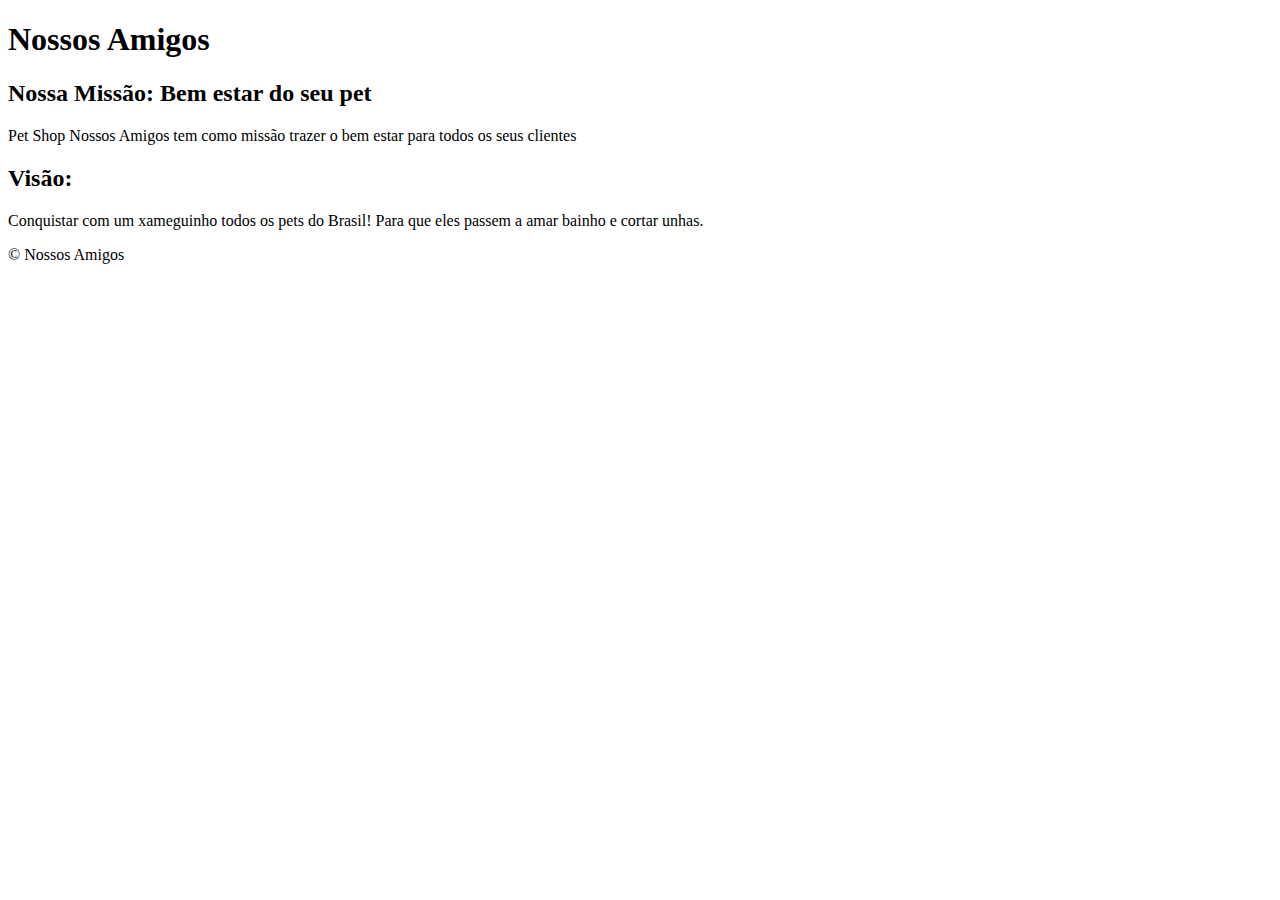
<file: exercicio-1/index.html>
<!--Lista de Exercícios 3 – Desenvolvimento Web Básico 
1. Crie um arquivo chamado index.html e monte nele a 
seguinte estrutura usando sempre tags semânticas: 
- Um <header> contendo um <h1> (título) 
    - e um <p> (parágrafo) introdutório. 
    - Um <main> dividido em duas subseções: 
        - Seção “Missão” com <h2> e <p>. 
        - Seção “Visão” com <h2> e <p>. 
        - Um <footer> com um <p> de copyright. 
-->
<!DOCTYPE html>
<html lang="en">
<head>
    <meta charset="UTF-8">
    <meta name="viewport" content="width=device-width, initial-scale=1.0">
    <title>Nossos amigos</title>
</head>
<body>
    <header>
        <h1>Nossos Amigos</h1>
        <main>
            <section class="Missão">
                <h2>Nossa Missão: Bem estar do seu pet</h2>
                <p>Pet Shop Nossos Amigos tem como missão trazer o bem estar para todos os seus clientes</p>
            </section>

            <section class="Visão">
                <h2>Visão:</h2>
                <p>Conquistar com um xameguinho todos os pets do Brasil! Para que eles passem a amar bainho e cortar unhas.</p>
            </section>

            <footer class="footer">
                &copy; Nossos Amigos
            </footer>
        </main>
    </header>
</body>
</html>
</file>
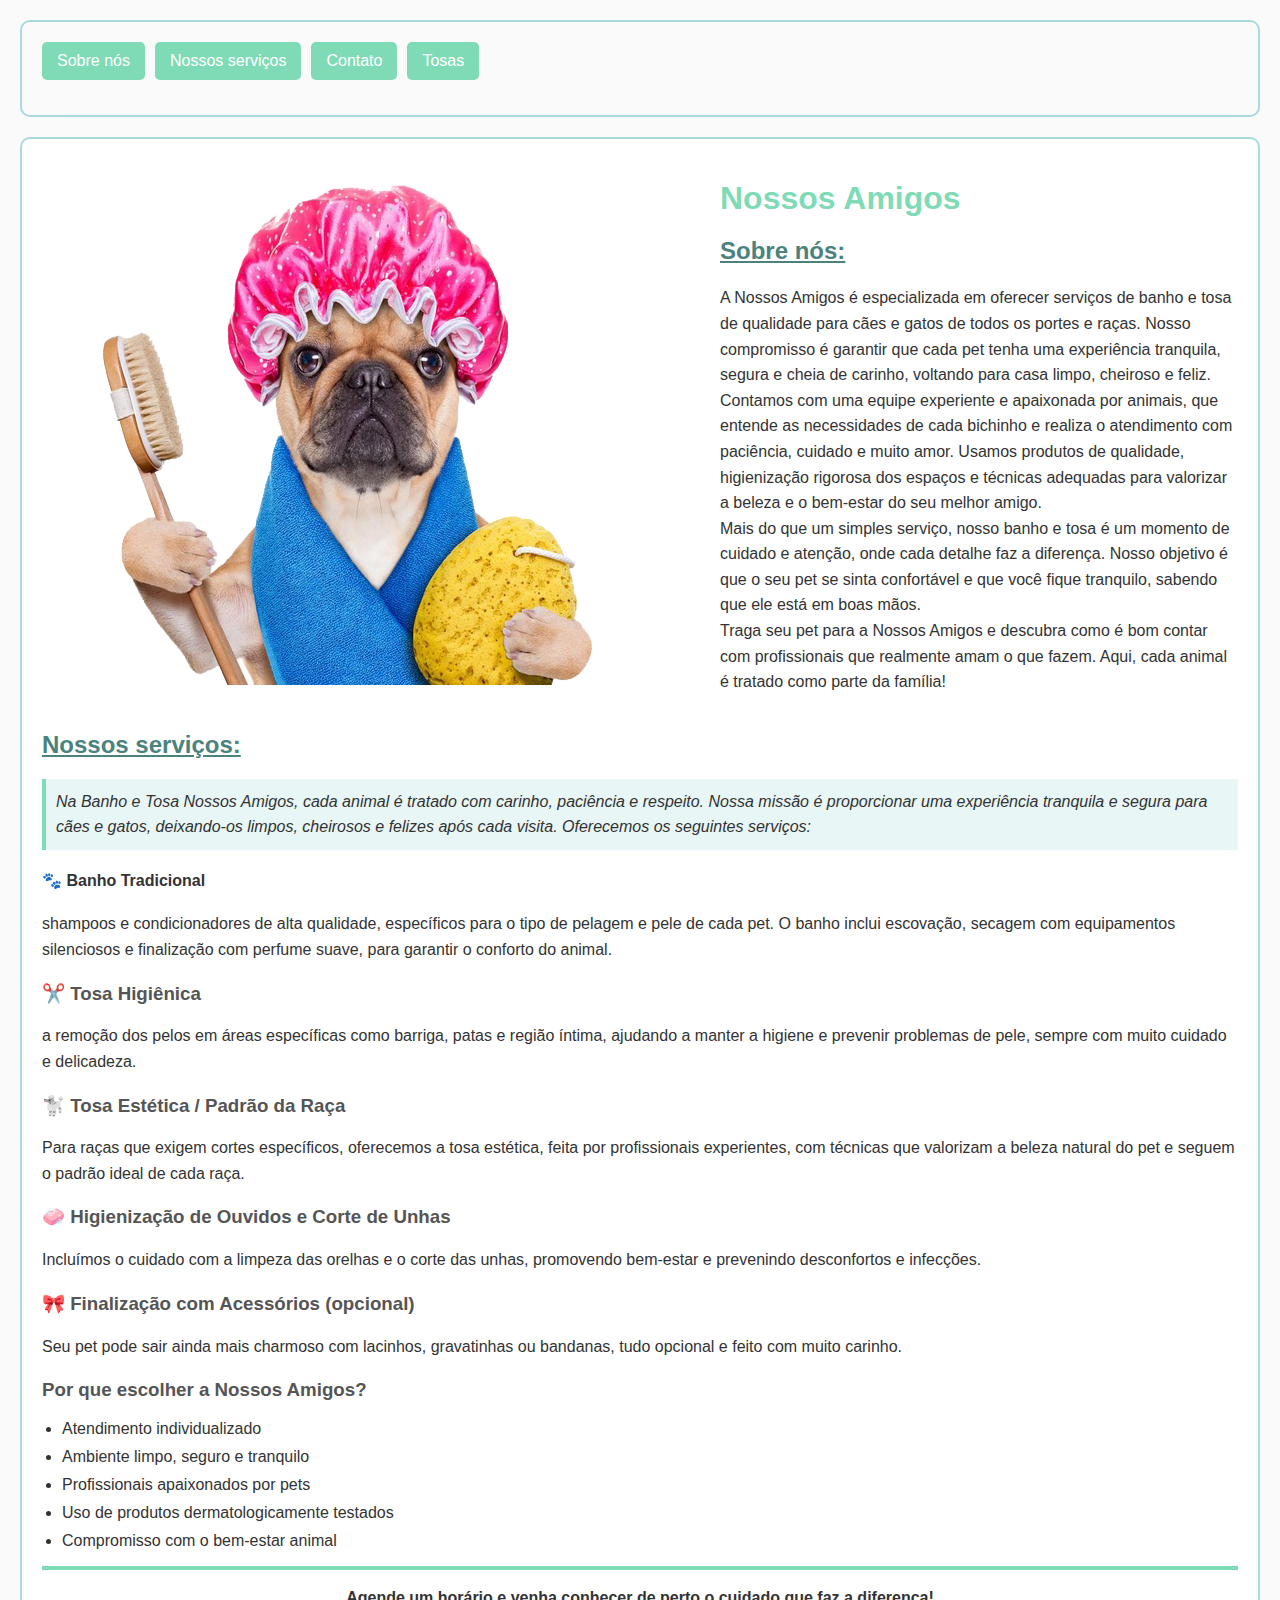
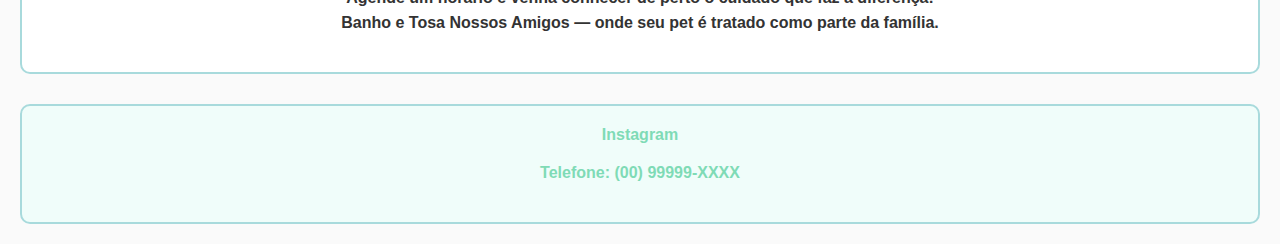
<file: exercicios-4-5-7/index.html>
<!-- 4. CSS Básico e Box Model - 
Crie um arquivo styles.css e vincule-o em 
index.html: 
- Defina cores de fundo (background-color) 
e de texto (color) para <header>, 
<main> e <footer>. 
- Para cada uma dessas seções, 
aplique margin, padding e border de forma a 
evidenciar seus contornos. 
-->

<!--
5. Seletores e Propriedades - No mesmo styles.css, adicione: 
- Um estilo para todas as tags <h2> que aumente a font-size e aplique text
decoration: underline. 
- Uma classe .destaque que deixe o texto em itálico (font-style: italic) e aplique 
um leve background-color. 
- Um ID #importante que adicione border-top mais espessa em um parágrafo 
específico. 
-->

<!--
7. Menu Hamburger - implemente um menu “hamburger” que: 
- Apareça apenas em telas com largura ≤ 600 px. 
- Oculte a navegação padrão e abra/feche o menu ao ser clicado.
-->

<!DOCTYPE html>
<html lang="en">
<head>
    <meta charset="UTF-8">
    <meta name="viewport" content="width=device-width, initial-scale=1.0">
    <title>Banho e tosa nossos amigos</title>
    <link rel="stylesheet" href="styles.css">
</head>
<body>
    <header>
        <div class="container header-container">
            <button
                id="navToggle"
                class="nav-toggle"
                aria-controls="navMenu"     
                aria-expanded="false"       
                aria-label="Abrir menu"     
            >
                &#9776; 
            </button>

            <nav id="navMenu" class= "nav" role="navigation">
                <a href="#sobre-nos">Sobre nós</a>
                <a href="#nossos-servicos">Nossos serviços</a>
                <a href="#contato">Contato</a>
                <a href="../exercicio-6/tosas.html">Tosas</a>
            </nav>
        </div>      
    </header>

    <main >
        <div class="imagem-e-texto">
            <div class="esquerda">
                <img src="assets/images/cachorro-de-toca.png">
            </div>
        
            <div class="direita">
                <h1>Nossos Amigos</h1>
                <h2 id = "sobre-nos">Sobre nós:</h2>
                <p>
                    A Nossos Amigos é especializada em oferecer serviços de banho e tosa de qualidade para cães e gatos de todos os portes e raças. 
                    Nosso compromisso é garantir que cada pet tenha uma experiência tranquila, segura e cheia de carinho, voltando para casa limpo, cheiroso e feliz. 
                    
                    <br>
                
                    Contamos com uma equipe experiente e apaixonada por animais, que entende as necessidades de cada bichinho e realiza o atendimento com paciência, cuidado e muito amor. 
                    Usamos produtos de qualidade, higienização rigorosa dos espaços e técnicas adequadas para valorizar a beleza e o bem-estar do seu melhor amigo. 

                    <br>
                
                    Mais do que um simples serviço, nosso banho e tosa é um momento de cuidado e atenção, onde cada detalhe faz a diferença. 
                    Nosso objetivo é que o seu pet se sinta confortável e que você fique tranquilo, sabendo que ele está em boas mãos. 
                    
                    <br>
            
                    Traga seu pet para a Nossos Amigos e descubra como é bom contar com profissionais que realmente amam o que fazem.
                    Aqui, cada animal é tratado como parte da família!
                </p>
            </div>
        </div>

        <h2 id = 'nossos-servicos'>Nossos serviços:</h2>
        <p class="destaque">
            Na Banho e Tosa Nossos Amigos, cada animal é tratado com carinho, paciência e respeito. Nossa missão é proporcionar uma experiência tranquila e segura para cães e gatos, deixando-os limpos, cheirosos e felizes após cada visita.
            Oferecemos os seguintes serviços:
        </p>

        <h4>
            🐾 Banho Tradicional
        </h4>    
        
        <p>
            shampoos e condicionadores de alta qualidade, específicos para o tipo de pelagem e pele de cada pet. O banho inclui escovação, secagem com equipamentos silenciosos e finalização com perfume suave, para garantir o conforto do animal.
        </p> 

        <h3>
            ✂️ Tosa Higiênica
        </h3>
        
        <p>
            a remoção dos pelos em áreas específicas como barriga, patas e região íntima, ajudando a manter a higiene e prevenir problemas de pele, sempre com muito cuidado e delicadeza.
        </p> 

        <h3>
            🐩 Tosa Estética / Padrão da Raça
        </h3>
        
        <p>
            Para raças que exigem cortes específicos, oferecemos a tosa estética, feita por profissionais experientes, com técnicas que valorizam a beleza natural do pet e seguem o padrão ideal de cada raça.
        </p>
        
        <h3>
            🧼 Higienização de Ouvidos e Corte de Unhas
        </h3>
            
        <p>
            Incluímos o cuidado com a limpeza das orelhas e o corte das unhas,
            promovendo bem-estar e prevenindo desconfortos e infecções.
        </p>    

        <h3>
            🎀 Finalização com Acessórios (opcional)
        </h3>    

        <p>
            Seu pet pode sair ainda mais charmoso com lacinhos, 
            gravatinhas ou bandanas, 
            tudo opcional e feito com muito carinho.
        </p>
            
        <h3>
            Por que escolher a Nossos Amigos?
        </h3>

        <ul>
            <li>
                 Atendimento individualizado
            </li>
            <li>
                Ambiente limpo, seguro e tranquilo
            </li>
            <li>
                Profissionais apaixonados por pets
            </li>
            <li>
                Uso de produtos dermatologicamente testados
            </li>
            <li>
                Compromisso com o bem-estar animal
            </li>
        </ul>
            
        <p id = "importante">    
            Agende um horário e venha conhecer de perto o cuidado que faz a diferença!
            <br>
            Banho e Tosa Nossos Amigos — onde seu pet é tratado como parte da família.
        </p>
    </main>
    <footer>
        <div id = "contato">
            <strong>
                <a id = 'instagram' href="https://www.instagram.com/petnossosamigos/" target="_blank" rel="noopener noreferrer">
                    Instagram
                </a>
            </strong>
            <p>
                <strong>Telefone: (00) 99999-XXXX</strong>
            </p>
        </div>
    </footer>

    <script src="app.js"></script>
</body>
</html>
</file>
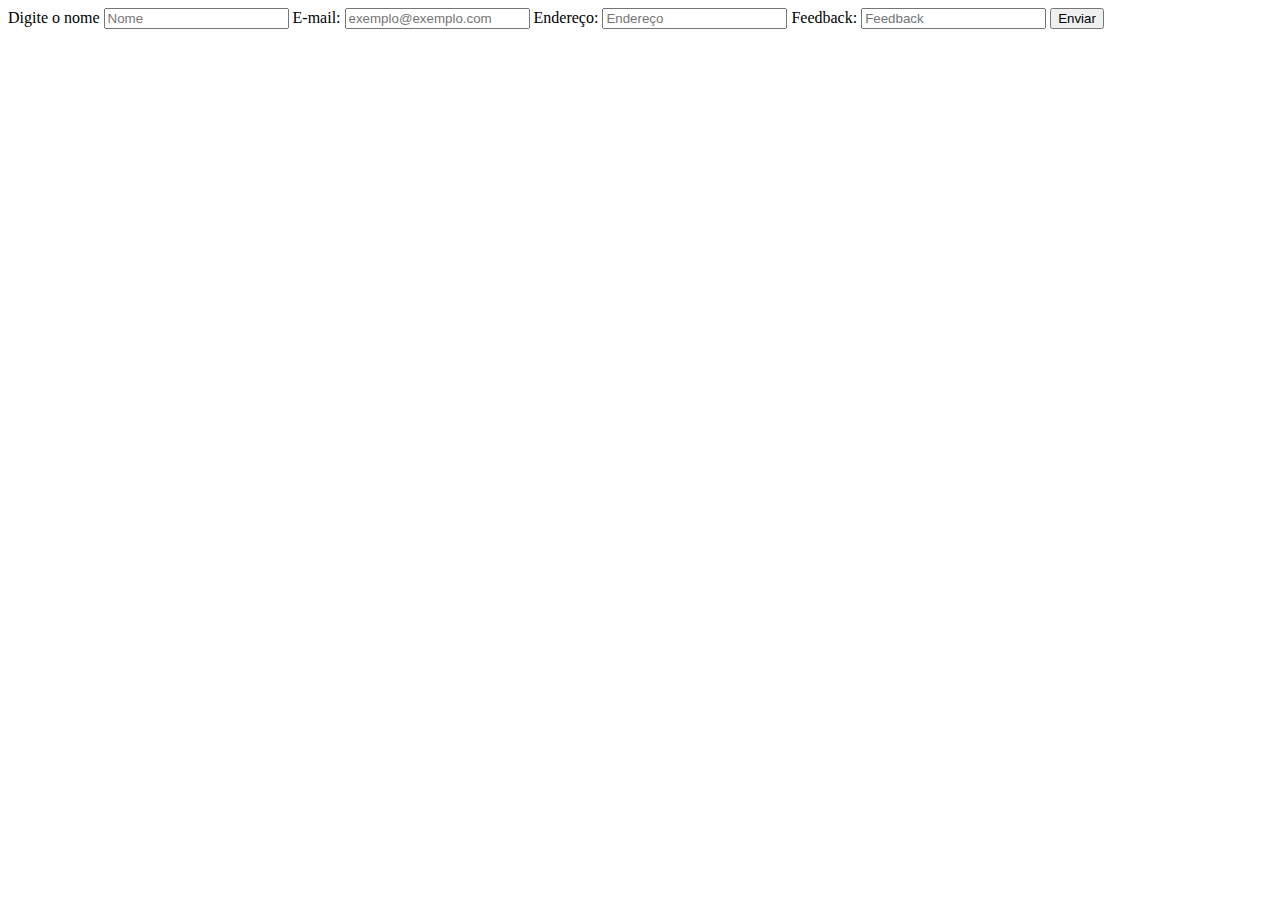
<file: exercicio-3/feedback.html>
<!--
3. Formulário de Feedback 
- Em arquivo feedback.html, construa um formulário que contenha: 
- Nome 
- E-mail 
- Endereço Completo 
- Tipo de feedback 
- Campo para o Feedback 
- Botão de Envio 
-->

<!DOCTYPE html>
<html lang="en">
<head>
    <meta charset="UTF-8">
    <meta name="viewport" content="width=device-width, initial-scale=1.0">
    <title>Formulário de Feedback</title>
</head>
<body>
    <div class="form-feedback">
      <label>Digite o nome</label>
      <input
        type="text"
        id="nome"
        placeholder="Nome"
        required               
      >
      <label for="">E-mail:</label>
      <input
        type="email"
        id="email"
        placeholder="exemplo@exemplo.com"
        required
      >
      <label for="">Endereço:</label>
      <input
        type="text"
        id="Endereço"
        placeholder="Endereço"
      >
      <label for="">Feedback:</label>
      <input 
        type="text"
        id="Feedback"
        placeholder="Feedback"
        required
      >
      <button>Enviar</button>
    </div>
</body>
</html>
</file>
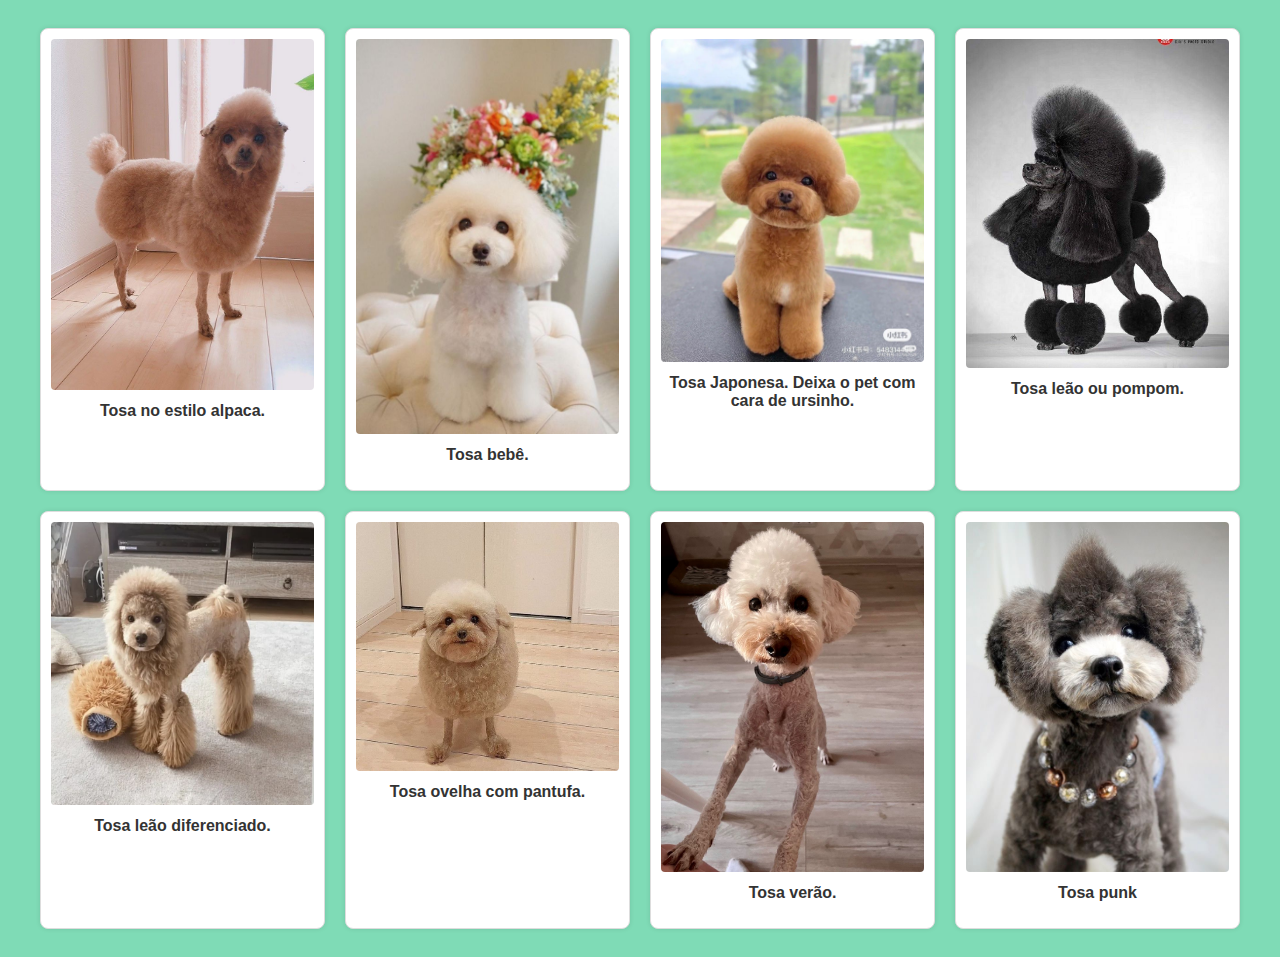
<file: exercicio-6/tosas.html>
<!--

6. Exercício Grid e Flexbox - Monte uma galeria com oito imagens e legendas, 
organizadas por Grid. Além disso, envolva toda a galeria em um contêiner que 
utilize Flexbox para centralizar o conjunto na página e permitir que as figuras 
quebrem de linha quando a largura for limitada. Ajuste o número de colunas do 
Grid para telas menores por meio de media query. 

-->
<!DOCTYPE html>
<html lang="en">
<head>
    <meta charset="UTF-8">
    <meta name="viewport" content="width=device-width, initial-scale=1.0">
    <title>Tosas para Poodles</title>
    <link rel = "stylesheet" href = "styles.css">
</head>
<body>
  <div class="galeria-container">
    <div class="galeria-grid">
      <div class="item">
        <img src="assets/images/tosa-alpaca.jpg" alt="Cachorro poodle tosado estilo alpaca">
        <p>Tosa no estilo alpaca.</p>
      </div>
      <div class="item">
        <img src="assets/images/tosa-bebe.jpg" alt="Cachorro poodle tosado estilo bebê">
        <p>Tosa bebê.</p>
      </div>
      <div class="item">
        <img src="assets/images/tosa-japonesa.jpg" alt="Cachorro poodle tosado estilo ursinho">
        <p>Tosa Japonesa. Deixa o pet com cara de ursinho.</p>
      </div>
      <div class="item">
        <img src="assets/images/tosa-leao-classico.jpg" alt="Cachorro poodle tosado no estilo pompom">
        <p>Tosa leão ou pompom.</p>
      </div>
      <div class="item">
        <img src="assets/images/tosa-leao.jpg" alt="Cachorro poodle leão">
        <p>Tosa leão diferenciado.</p>
      </div>
      <div class="item">
        <img src="assets/images/tosa-pantufa.jpg" alt="Cachorro poodle tosado no estilo ovelha com pantufa">
        <p>Tosa ovelha com pantufa.</p>
      </div>
      <div class="item">
        <img src="assets/images/tosa-verão.jpg" alt="Cachorro poodle com pelo baixo">
        <p>Tosa verão.</p>
      </div>
      <div class="item">
        <img src="assets/images/tosa-punk.jpg" alt="Cachorro poodle com topete punk">
        <p>Tosa punk</p>
      </div>
    </div>
  </div>

</body>
</html>
</file>
<file: exercicios-4-5-7/styles.css>
/* Estilização geral da página */
body {
  background-color: #FAFAFA;
  margin: 0;
  padding: 20px;
  font-family: 'Segoe UI', Tahoma, Geneva, Verdana, sans-serif;
  color: #333;
}

/* Cabeçalho */
header {
  background-color: #FAFAFA;
  padding: 20px;
  margin-bottom: 20px;
  text-align: justify;
  border: 2px solid #A8DADC;
  border-radius: 10px;

}

/* Navegação */
nav {
  margin-bottom: 15px;
  display: flex;
}

nav a {
  background-color: #7FDBB6;
  color: #ffffff;
  padding: 10px 15px;
  text-decoration: none;
  border-radius: 5px;
  margin-right: 10px;
  
}

nav a:hover {
  background-color: #A8DADC;
}

.nav-toggle {
  display: none;
  background: none;
  border: none;
  font-size: 1.8rem;
  cursor:pointer;
  transition: transform var(--transition-speed);
}

@media(max-width: 600px)
{
    .nav {
      display: none;
      left: 0;
      right: 0;
    }

    .nav-toggle{
      display: flex;
    }

    .nav.open {
      display: flex; /* Mostra o menu quando a classe 'open' for adicionada */
      top: 100%;
    }
}

/* Imagem e texto lado a lado */
.imagem-e-texto {
  display: flex;
  flex-direction:row;
  align-items: flex-start;
  gap: 20px;
  flex-wrap: wrap;
}

/* Imagem principal */
img {
  max-width: 100%;
  height: auto;
  border-radius: 10px;
}

.imagem-e-texto .direita {
  flex: 1; 
  min-width: 300px;
}
/* Seção principal */
main {
  padding: 20px;
  border: 2px solid #A8DADC;
  background-color: #ffffff;
  border-radius: 10px;
}

/* Textos gerais */
p {
  line-height: 1.6;
  margin-bottom: 16px;
}

/* Títulos */
h1 {
  color: #7FDBB6;
  font-size: 2rem;
  margin-bottom: 10px;
}

h2 {
  font-size: 1.5rem;
  text-decoration: underline;
  color: #4A837E;
  margin-top: 20px;
}

h3 {
  color: #555;
  margin-top: 20px;
}

/* Destaque com leve fundo e itálico */
.destaque {
  background-color: #e8f6f6;
  font-style: italic;
  padding: 10px;
  border-left: 4px solid #7FDBB6;
}

/* Parágrafo com borda superior */
#importante {
  border-top: 4px solid #7FDBB6;
  padding-top: 15px;
  font-weight: bold;
  text-align: center;
}

/* Lista de vantagens */
ul {
  padding-left: 20px;
  margin-top: 10px;
}

ul li {
  margin-bottom: 10px;
}

/* Rodapé */
footer {
  background-color: #f0fdfa;
  padding: 20px;
  margin-top: 30px;
  text-align: center;
  border: 2px solid #A8DADC;
  border-radius: 10px;
  color: #7FDBB6;
}

footer a {
  color: #7FDBB6;
  text-decoration: none;
  margin: 0 10px;
}

footer a:hover {
  text-decoration: underline;
}
</file>
<file: exercicio-6/styles.css>
/* Reset básico */
body {
  font-family: Arial;
  background-color: #7FDBB6;
}
/* Contêiner Flexbox */
.galeria-container {
  display: flex;
  justify-content: center;
  padding: 20px;
}

/* Grid da galeria */
.galeria-grid {
  display: grid;
  grid-template-columns: repeat(4, 1fr);
  gap: 20px;
  max-width: 1200px;
  width: 100%;
}

/* Estilo de cada item */
.item {
  background-color: #fff;
  border: 1px solid #ddd;
  padding: 10px;
  text-align: center;
  border-radius: 8px;
  box-shadow: 0 0 5px rgba(0,0,0,0.1);
}

.item img {
  width: 100%;
  height: auto;
  border-radius: 4px;
}

.item p {
  margin-top: 8px;
  font-weight: bold;
  color: #333;
}

/* Responsividade com media queries */
@media (max-width: 1024px) {
  .galeria-grid {
    grid-template-columns: repeat(3, 1fr);
  }
}

@media (max-width: 768px) {
  .galeria-grid {
    grid-template-columns: repeat(2, 1fr);
  }
}

@media (max-width: 480px) {
  .galeria-grid {
    grid-template-columns: 1fr;
  }
}
</file>
